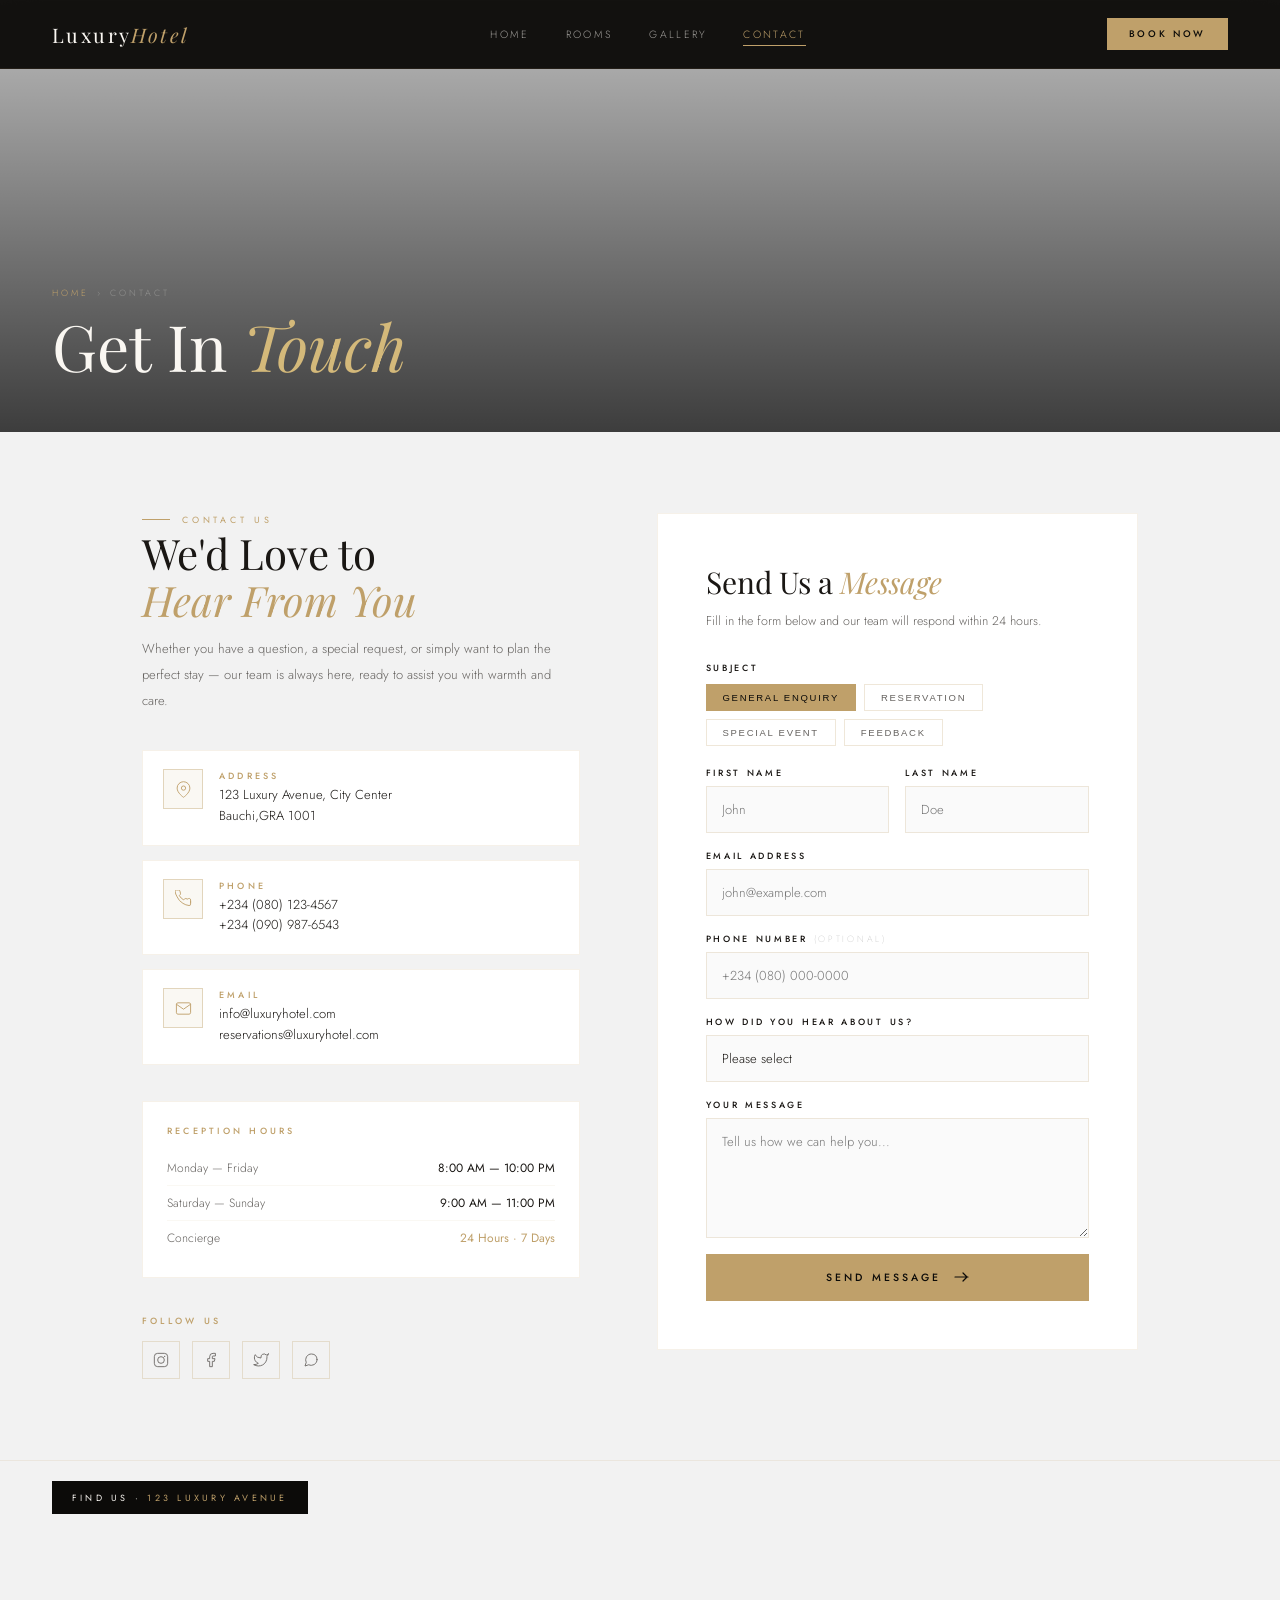
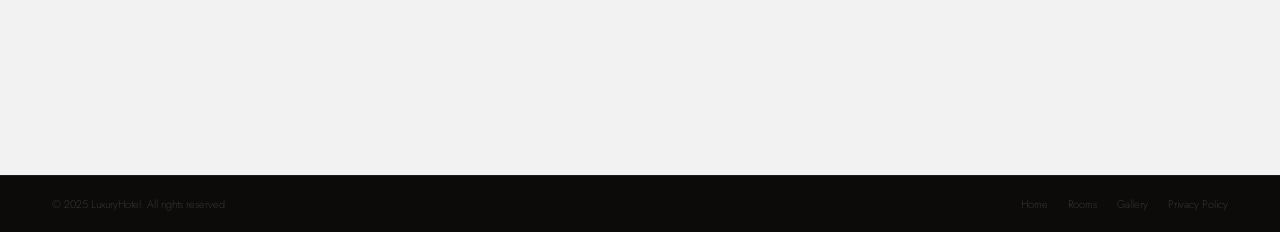
<file: contact.html>
<!DOCTYPE html>
<html lang="en">
<head>
  <meta charset="UTF-8"/>
  <meta name="viewport" content="width=device-width, initial-scale=1.0"/>
  <title>Contact Us — Luxury Hotel</title>
  <link href="https://fonts.googleapis.com/css2?family=Playfair+Display:ital,wght@0,400;0,500;1,400;1,500&family=Jost:wght@200;300;400;500&display=swap" rel="stylesheet"/>
  <style>
    *, *::before, *::after { margin:0; padding:0; box-sizing:border-box; }
    :root {
      --gold:      #BFA06A;
      --gold-b:    #D4B97A;
      --gold-line: rgba(191,160,106,0.40);
      --white:     #FAF7F2;
      --ink:       #0C0B09;
      --light:     #F2F2F2;
      --mid:       #666360;
      --dark-text: #1A1714;
    }
    html, body { font-family:'Jost',sans-serif; background:var(--light); color:var(--dark-text); overflow-x:hidden; }

    /* ── NAV ── */
    .nav {
      position:fixed; top:0; left:0; right:0; z-index:100;
      display:flex; align-items:center; justify-content:space-between;
      padding:18px clamp(20px,6vw,52px);
      background:rgba(12,11,9,0.96); backdrop-filter:blur(18px);
      border-bottom:1px solid rgba(191,160,106,0.10);
    }
    .logo-name { font-family:'Playfair Display',serif; font-size:20px; font-weight:400; letter-spacing:0.12em; color:var(--white); text-decoration:none; }
    .logo-name em { font-style:italic; color:var(--gold); }
    .nav-links { display:flex; align-items:center; gap:clamp(18px,3vw,36px); }
    .nav-links a { font-size:10.5px; font-weight:300; letter-spacing:0.22em; color:rgba(250,247,242,0.60); text-decoration:none; text-transform:uppercase; transition:color 0.3s; position:relative; }
    .nav-links a:hover, .nav-links a.active { color:var(--gold); }
    .nav-links a.active::after { content:''; position:absolute; bottom:-4px; left:0; right:0; height:1px; background:var(--gold); }
    .nav-book { padding:9px 22px; background:var(--gold); color:var(--ink); font-size:9.5px; font-weight:500; letter-spacing:0.28em; text-transform:uppercase; text-decoration:none; transition:background 0.3s; }
    .nav-book:hover { background:var(--gold-b); }
    .hamburger { display:none; flex-direction:column; gap:5px; background:none; border:none; cursor:pointer; padding:4px; }
    .hamburger i { display:block; height:1px; background:var(--white); }
    .hamburger i:nth-child(1) { width:26px; }
    .hamburger i:nth-child(2) { width:18px; }
    .hamburger i:nth-child(3) { width:22px; }

    /* ── PAGE HERO ── */
    .page-hero {
      height:48vh; min-height:300px;
      position:relative; overflow:hidden;
      display:flex; align-items:flex-end;
      padding:0 clamp(20px,6vw,52px) clamp(36px,6vh,52px);
    }
    .page-hero-bg {
      position:absolute; inset:0;
      background:url('https://images.unsplash.com/photo-1520250497591-112f2f40a3f4?w=1400&q=85') center/cover no-repeat;
    }
    .page-hero-overlay { position:absolute; inset:0; background:linear-gradient(to bottom, rgba(0,0,0,0.22) 0%, rgba(0,0,0,0.75) 100%); }
    .page-hero-content { position:relative; z-index:2; }
    .breadcrumb { display:flex; align-items:center; gap:8px; font-size:9px; font-weight:300; letter-spacing:0.32em; color:rgba(250,247,242,0.50); text-transform:uppercase; margin-bottom:12px; }
    .breadcrumb a { color:var(--gold); text-decoration:none; }
    .breadcrumb span { color:rgba(250,247,242,0.30); }
    .page-hero h1 { font-family:'Playfair Display',serif; font-size:clamp(36px,7vw,64px); font-weight:400; color:var(--white); line-height:1.08; }
    .page-hero h1 em { font-style:italic; color:var(--gold-b); }

    /* ── MAIN CONTENT ── */
    .contact-wrap {
      max-width:1100px; margin:0 auto;
      padding:clamp(52px,9vh,90px) clamp(20px,6vw,52px);
      display:grid; grid-template-columns:1fr 1.1fr;
      gap:clamp(36px,6vw,80px);
      align-items:start;
    }

    /* ── LEFT: INFO ── */
    .contact-info { display:flex; flex-direction:column; gap:36px; }

    .info-eyebrow { display:flex; align-items:center; gap:12px; margin-bottom:4px; }
    .e-dash { width:28px; height:1px; background:var(--gold); flex-shrink:0; }
    .info-eyebrow span { font-size:9px; font-weight:400; letter-spacing:0.42em; color:var(--gold); text-transform:uppercase; }

    .info-heading { font-family:'Playfair Display',serif; font-size:clamp(28px,4.5vw,42px); font-weight:400; color:var(--dark-text); line-height:1.12; margin-bottom:12px; }
    .info-heading em { font-style:italic; color:var(--gold); display:block; }
    .info-lead { font-size:13px; font-weight:300; color:var(--mid); line-height:2; }

    /* contact details cards */
    .info-cards { display:flex; flex-direction:column; gap:14px; }
    .info-card {
      display:flex; align-items:flex-start; gap:16px;
      padding:18px 20px; background:#fff;
      border:1px solid rgba(191,160,106,0.15);
      transition:border-color 0.3s, box-shadow 0.3s;
    }
    .info-card:hover { border-color:var(--gold-line); box-shadow:0 6px 24px rgba(191,160,106,0.10); }
    .info-card-icon {
      width:40px; height:40px; flex-shrink:0;
      background:rgba(191,160,106,0.08);
      border:1px solid var(--gold-line);
      display:flex; align-items:center; justify-content:center;
      color:var(--gold);
    }
    .info-card-icon svg { width:17px; height:17px; }
    .info-card-body { display:flex; flex-direction:column; gap:3px; }
    .info-card-label { font-size:9px; font-weight:500; letter-spacing:0.36em; text-transform:uppercase; color:var(--gold); }
    .info-card-val { font-size:13px; font-weight:300; color:var(--dark-text); line-height:1.6; }
    .info-card-val a { color:var(--dark-text); text-decoration:none; transition:color 0.3s; }
    .info-card-val a:hover { color:var(--gold); }

    /* hours table */
    .hours-block { background:#fff; border:1px solid rgba(191,160,106,0.15); padding:22px 24px; }
    .hours-title { font-size:9px; font-weight:500; letter-spacing:0.36em; text-transform:uppercase; color:var(--gold); margin-bottom:14px; }
    .hours-row { display:flex; justify-content:space-between; align-items:center; padding:8px 0; border-bottom:1px solid rgba(191,160,106,0.08); }
    .hours-row:last-child { border-bottom:none; }
    .hours-day { font-size:12px; font-weight:300; color:var(--mid); }
    .hours-time { font-size:12px; font-weight:400; color:var(--dark-text); }
    .hours-time.gold { color:var(--gold); }

    /* social links */
    .social-row { display:flex; gap:12px; }
    .social-link {
      width:38px; height:38px;
      border:1px solid rgba(191,160,106,0.28);
      display:flex; align-items:center; justify-content:center;
      color:var(--mid); text-decoration:none;
      transition:all 0.3s;
    }
    .social-link:hover { border-color:var(--gold); color:var(--gold); }
    .social-link svg { width:16px; height:16px; }

    /* ── RIGHT: FORM ── */
    .contact-form-wrap {
      background:#fff; border:1px solid rgba(191,160,106,0.15);
      padding:clamp(28px,4.5vw,48px);
      opacity:0; transform:translateY(28px);
      transition:opacity 0.9s ease, transform 0.9s ease;
    }
    .contact-form-wrap.visible { opacity:1; transform:translateY(0); }

    .form-head { margin-bottom:28px; }
    .form-head h2 { font-family:'Playfair Display',serif; font-size:clamp(22px,3.2vw,30px); font-weight:400; color:var(--dark-text); }
    .form-head h2 em { font-style:italic; color:var(--gold); }
    .form-head p { font-size:12.5px; font-weight:300; color:var(--mid); line-height:1.8; margin-top:8px; }

    .cform { display:flex; flex-direction:column; gap:16px; }
    .cform-row { display:grid; grid-template-columns:1fr 1fr; gap:16px; }
    .cform-group { display:flex; flex-direction:column; gap:7px; }
    .cform-group label { font-size:9px; font-weight:500; letter-spacing:0.30em; text-transform:uppercase; color:var(--dark-text); }
    .cform-group input,
    .cform-group select,
    .cform-group textarea {
      padding:13px 15px; border:1px solid rgba(191,160,106,0.22);
      background:#FAFAFA; font-family:'Jost',sans-serif;
      font-size:13px; font-weight:300; color:var(--dark-text);
      outline:none; transition:border-color 0.3s, background 0.3s;
      appearance:none; -webkit-appearance:none; width:100%;
    }
    .cform-group input:focus,
    .cform-group select:focus,
    .cform-group textarea:focus { border-color:var(--gold); background:#fff; }
    .cform-group textarea { resize:vertical; min-height:120px; }

    /* subject pills */
    .subject-pills { display:flex; flex-wrap:wrap; gap:8px; }
    .pill {
      padding:7px 16px; border:1px solid rgba(191,160,106,0.25);
      font-size:9.5px; font-weight:400; letter-spacing:0.18em;
      color:var(--mid); text-transform:uppercase; cursor:pointer;
      background:none; transition:all 0.25s;
    }
    .pill.active, .pill:hover { background:var(--gold); border-color:var(--gold); color:var(--ink); }

    /* submit */
    .btn-submit {
      display:flex; align-items:center; justify-content:center; gap:12px;
      width:100%; padding:16px; background:var(--gold); color:var(--ink);
      font-family:'Jost',sans-serif; font-size:10.5px; font-weight:500;
      letter-spacing:0.30em; text-transform:uppercase; border:none; cursor:pointer;
      position:relative; overflow:hidden; transition:color 0.35s;
    }
    .btn-submit::after { content:''; position:absolute; inset:0; background:var(--ink); transform:scaleX(0); transform-origin:left; transition:transform 0.4s cubic-bezier(0.77,0,0.175,1); }
    .btn-submit:hover { color:var(--gold); }
    .btn-submit:hover::after { transform:scaleX(1); }
    .btn-submit span, .btn-submit svg { position:relative; z-index:1; }

    /* success state */
    .form-success {
      display:none; flex-direction:column; align-items:center;
      justify-content:center; gap:16px; text-align:center;
      padding:40px 20px;
    }
    .form-success.show { display:flex; }
    .success-icon {
      width:56px; height:56px; border-radius:50%;
      background:rgba(191,160,106,0.12); border:1px solid var(--gold-line);
      display:flex; align-items:center; justify-content:center;
      color:var(--gold);
    }
    .success-icon svg { width:24px; height:24px; }
    .form-success h3 { font-family:'Playfair Display',serif; font-size:22px; font-weight:400; color:var(--dark-text); }
    .form-success h3 em { font-style:italic; color:var(--gold); }
    .form-success p { font-size:13px; font-weight:300; color:var(--mid); line-height:1.8; }
    .form-success-back { font-size:10px; font-weight:400; letter-spacing:0.28em; text-transform:uppercase; color:var(--gold); cursor:pointer; background:none; border:none; margin-top:8px; transition:opacity 0.3s; }
    .form-success-back:hover { opacity:0.7; }

    /* ── MAP STRIP ── */
    .map-strip {
      width:100%; height:clamp(260px,35vh,400px);
      position:relative; overflow:hidden;
      border-top:1px solid rgba(191,160,106,0.15);
    }
    .map-strip iframe { width:100%; height:100%; border:none; filter:grayscale(30%) contrast(1.05); }
    .map-overlay-label {
      position:absolute; top:20px; left:clamp(20px,6vw,52px);
      background:var(--ink); color:var(--white);
      padding:10px 20px;
      font-size:9px; font-weight:400; letter-spacing:0.36em;
      text-transform:uppercase; pointer-events:none;
    }
    .map-overlay-label span { color:var(--gold); }

    /* ── FOOTER MINI ── */
    .footer-mini {
      background:var(--ink); border-top:1px solid rgba(191,160,106,0.10);
      display:flex; align-items:center; justify-content:space-between;
      flex-wrap:wrap; gap:12px;
      padding:20px clamp(20px,6vw,52px);
    }
    .footer-mini span { font-size:11px; font-weight:200; color:rgba(250,247,242,0.28); }
    .footer-mini-links { display:flex; gap:20px; }
    .footer-mini-links a { font-size:11px; font-weight:200; color:rgba(250,247,242,0.28); text-decoration:none; transition:color 0.3s; }
    .footer-mini-links a:hover { color:var(--gold); }

    /* ── NAV OVERLAY ── */
    .nav-overlay { position:fixed; inset:0; z-index:200; background:rgba(10,9,7,0.97); backdrop-filter:blur(22px); display:flex; flex-direction:column; align-items:center; justify-content:center; gap:4px; transform:translateY(-100%); transition:transform 0.6s cubic-bezier(0.77,0,0.175,1); }
    .nav-overlay.open { transform:translateY(0); }
    .nav-close-btn { position:absolute; top:22px; right:clamp(20px,6vw,52px); background:none; border:none; color:var(--white); font-size:26px; cursor:pointer; transition:color 0.3s; }
    .nav-close-btn:hover { color:var(--gold); }
    .nav-ol { font-family:'Playfair Display',serif; font-size:clamp(26px,6.5vw,44px); font-weight:400; color:rgba(250,247,242,0.78); text-decoration:none; letter-spacing:0.06em; padding:6px 0; transition:color 0.3s; }
    .nav-ol:hover { color:var(--gold); }
    .nav-sep { width:1px; height:16px; background:rgba(191,160,106,0.22); margin:2px 0; }

    /* ── SCROLL REVEAL ── */
    .reveal { opacity:0; transform:translateY(28px); transition:opacity 0.85s ease, transform 0.85s ease; }
    .reveal.visible { opacity:1; transform:translateY(0); }
    .reveal-d1 { transition-delay:0.10s; }
    .reveal-d2 { transition-delay:0.20s; }
    .reveal-d3 { transition-delay:0.30s; }

    /* ── RESPONSIVE ── */
    @media (max-width:860px) {
      .contact-wrap { grid-template-columns:1fr; }
      .nav-links, .nav-book { display:none; }
      .hamburger { display:flex; }
    }
    @media (max-width:480px) {
      .cform-row { grid-template-columns:1fr; }
      .footer-mini { flex-direction:column; text-align:center; }
    }
  </style>
</head>
<body>

  <!-- NAV OVERLAY -->
  <div class="nav-overlay" id="navOverlay">
    <button class="nav-close-btn" onclick="closeMenu()">✕</button>
    <a class="nav-ol" href="index.html">Home</a>
    <div class="nav-sep"></div>
    <a class="nav-ol" href="rooms.html">Rooms</a>
    <div class="nav-sep"></div>
    <a class="nav-ol" href="gallery.html">Gallery</a>
    <div class="nav-sep"></div>
    <a class="nav-ol" href="contact.html">Contact</a>
  </div>

  <!-- NAV -->
  <nav class="nav">
    <a href="index.html" class="logo-name">Luxury<em>Hotel</em></a>
    <div class="nav-links">
      <a href="index.html">Home</a>
      <a href="rooms.html">Rooms</a>
      <a href="gallery.html">Gallery</a>
      <a href="contact.html" class="active">Contact</a>
    </div>
    <a href="rooms.html" class="nav-book">Book Now</a>
    <button class="hamburger" onclick="openMenu()"><i></i><i></i><i></i></button>
  </nav>

  <!-- PAGE HERO -->
  <div class="page-hero">
    <div class="page-hero-bg"></div>
    <div class="page-hero-overlay"></div>
    <div class="page-hero-content">
      <div class="breadcrumb">
        <a href="index.html">Home</a>
        <span>›</span>
        <span>Contact</span>
      </div>
      <h1>Get In <em>Touch</em></h1>
    </div>
  </div>

  <!-- MAIN CONTENT -->
  <div class="contact-wrap">

    <!-- LEFT — INFO -->
    <div class="contact-info">

      <div class="reveal">
        <div class="info-eyebrow"><div class="e-dash"></div><span>Contact Us</span></div>
        <h2 class="info-heading">We'd Love to<br><em>Hear From You</em></h2>
        <p class="info-lead">Whether you have a question, a special request, or simply want to plan the perfect stay — our team is always here, ready to assist you with warmth and care.</p>
      </div>

      <!-- contact cards -->
      <div class="info-cards reveal reveal-d1">
        <div class="info-card">
          <div class="info-card-icon">
            <svg viewBox="0 0 24 24" fill="none"><path d="M21 10c0 7-9 13-9 13s-9-6-9-13a9 9 0 0118 0z" stroke="currentColor" stroke-width="1.3"/><circle cx="12" cy="10" r="3" stroke="currentColor" stroke-width="1.3"/></svg>
          </div>
          <div class="info-card-body">
            <span class="info-card-label">Address</span>
            <span class="info-card-val">123 Luxury Avenue, City Center<br>Bauchi,GRA 1001</span>
          </div>
        </div>
        <div class="info-card">
          <div class="info-card-icon">
            <svg viewBox="0 0 24 24" fill="none"><path d="M22 16.92v3a2 2 0 01-2.18 2 19.79 19.79 0 01-8.63-3.07A19.5 19.5 0 013.07 9.8 19.79 19.79 0 01.01 1.19 2 2 0 012 0h3a2 2 0 012 1.72c.127.96.361 1.903.7 2.81a2 2 0 01-.45 2.11L6.09 7.91a16 16 0 006 6l1.27-1.27a2 2 0 012.11-.45c.907.339 1.85.573 2.81.7A2 2 0 0122 14v2.92z" stroke="currentColor" stroke-width="1.3" stroke-linecap="round"/></svg>
          </div>
          <div class="info-card-body">
            <span class="info-card-label">Phone</span>
            <span class="info-card-val">
              <a href="tel:+18001234567">+234 (080) 123-4567</a><br>
              <a href="tel:+18009876543">+234 (090) 987-6543</a>
            </span>
          </div>
        </div>
        <div class="info-card">
          <div class="info-card-icon">
            <svg viewBox="0 0 24 24" fill="none"><path d="M4 4h16c1.1 0 2 .9 2 2v12c0 1.1-.9 2-2 2H4c-1.1 0-2-.9-2-2V6c0-1.1.9-2 2-2z" stroke="currentColor" stroke-width="1.3"/><path d="M22 6l-10 7L2 6" stroke="currentColor" stroke-width="1.3" stroke-linecap="round"/></svg>
          </div>
          <div class="info-card-body">
            <span class="info-card-label">Email</span>
            <span class="info-card-val">
              <a href="mailto:info@luxuryhotel.com">info@luxuryhotel.com</a><br>
              <a href="mailto:reservations@luxuryhotel.com">reservations@luxuryhotel.com</a>
            </span>
          </div>
        </div>
      </div>

      <!-- hours -->
      <div class="hours-block reveal reveal-d2">
        <div class="hours-title">Reception Hours</div>
        <div class="hours-row">
          <span class="hours-day">Monday — Friday</span>
          <span class="hours-time">8:00 AM — 10:00 PM</span>
        </div>
        <div class="hours-row">
          <span class="hours-day">Saturday — Sunday</span>
          <span class="hours-time">9:00 AM — 11:00 PM</span>
        </div>
        <div class="hours-row">
          <span class="hours-day">Concierge</span>
          <span class="hours-time gold">24 Hours · 7 Days</span>
        </div>
      </div>

      <!-- social -->
      <div class="reveal reveal-d3">
        <div style="font-size:9px;font-weight:500;letter-spacing:0.36em;text-transform:uppercase;color:var(--gold);margin-bottom:14px;">Follow Us</div>
        <div class="social-row">
          <a href="#" class="social-link" aria-label="Instagram">
            <svg viewBox="0 0 24 24" fill="none"><rect x="2" y="2" width="20" height="20" rx="5" stroke="currentColor" stroke-width="1.3"/><circle cx="12" cy="12" r="5" stroke="currentColor" stroke-width="1.3"/><circle cx="17.5" cy="6.5" r="1" fill="currentColor"/></svg>
          </a>
          <a href="#" class="social-link" aria-label="Facebook">
            <svg viewBox="0 0 24 24" fill="none"><path d="M18 2h-3a5 5 0 00-5 5v3H7v4h3v8h4v-8h3l1-4h-4V7a1 1 0 011-1h3z" stroke="currentColor" stroke-width="1.3" stroke-linecap="round" stroke-linejoin="round"/></svg>
          </a>
          <a href="#" class="social-link" aria-label="Twitter">
            <svg viewBox="0 0 24 24" fill="none"><path d="M23 3a10.9 10.9 0 01-3.14 1.53A4.48 4.48 0 0012 8v1A10.66 10.66 0 013 4s-4 9 5 13a11.64 11.64 0 01-7 2c9 5 20 0 20-11.5a4.5 4.5 0 00-.08-.83A7.72 7.72 0 0023 3z" stroke="currentColor" stroke-width="1.3" stroke-linecap="round" stroke-linejoin="round"/></svg>
          </a>
          <a href="#" class="social-link" aria-label="WhatsApp">
            <svg viewBox="0 0 24 24" fill="none"><path d="M21 11.5a8.38 8.38 0 01-.9 3.8 8.5 8.5 0 01-7.6 4.7 8.38 8.38 0 01-3.8-.9L3 21l1.9-5.7a8.38 8.38 0 01-.9-3.8 8.5 8.5 0 014.7-7.6 8.38 8.38 0 013.8-.9h.5a8.48 8.48 0 018 8v.5z" stroke="currentColor" stroke-width="1.3" stroke-linecap="round" stroke-linejoin="round"/></svg>
          </a>
        </div>
      </div>

    </div>

<!-- RIGHT — FORM -->
    <div class="contact-form-wrap" id="formWrap">

      <!-- success screen -->
      <div class="form-success" id="formSuccess">
        <div class="success-icon">
          <svg viewBox="0 0 24 24" fill="none"><path d="M20 6L9 17l-5-5" stroke="currentColor" stroke-width="1.5" stroke-linecap="round" stroke-linejoin="round"/></svg>
        </div>
        <h3>Message <em>Sent!</em></h3>
        <p>Thank you for reaching out. Our team will get back to you within 24 hours.</p>
        <button class="form-success-back" onclick="resetForm()">← Send Another Message</button>
      </div>

      <!-- form -->
      <div id="formContent">
        <div class="form-head">
          <h2>Send Us a <em>Message</em></h2>
          <p>Fill in the form below and our team will respond within 24 hours.</p>
        </div>

        <!-- subject pills -->
        <div style="margin-bottom:20px;">
          <div style="font-size:9px;font-weight:500;letter-spacing:0.30em;text-transform:uppercase;color:var(--dark-text);margin-bottom:10px;">Subject</div>
          <div class="subject-pills">
            <button class="pill active" onclick="selectPill(this)">General Enquiry</button>
            <button class="pill" onclick="selectPill(this)">Reservation</button>
            <button class="pill" onclick="selectPill(this)">Special Event</button>
            <button class="pill" onclick="selectPill(this)">Feedback</button>
          </div>
        </div>

        <form class="cform" onsubmit="submitContact(event)">
          <div class="cform-row">
            <div class="cform-group">
              <label>First Name</label>
              <input type="text" placeholder="John" required/>
            </div>
            <div class="cform-group">
              <label>Last Name</label>
              <input type="text" placeholder="Doe" required/>
            </div>
          </div>
          <div class="cform-group">
            <label>Email Address</label>
            <input type="email" placeholder="john@example.com" required/>
          </div>
          <div class="cform-group">
            <label>Phone Number <span style="font-weight:200;color:#bbb;">(optional)</span></label>
            <input type="tel" placeholder="+234 (080) 000-0000"/>
          </div>
          <div class="cform-group">
            <label>How did you hear about us?</label>
            <select>
              <option value="">Please select</option>
              <option>Google Search</option>
              <option>Social Media</option>
              <option>Friend / Family</option>
              <option>Travel Agency</option>
              <option>Returning Guest</option>
            </select>
          </div>
          <div class="cform-group">
            <label>Your Message</label>
            <textarea placeholder="Tell us how we can help you..." required></textarea>
          </div>
          <button type="submit" class="btn-submit">
            <span>Send Message</span>
            <svg width="15" height="10" viewBox="0 0 15 10" fill="none"><path d="M1 5h13M9 1l4 4-4 4" stroke="currentColor" stroke-width="1.2" stroke-linecap="round" stroke-linejoin="round"/></svg>
          </button>
        </form>
      </div>

    </div>
  </div>

  <!-- MAP STRIP -->
  <div class="map-strip">
    <iframe
      src="https://www.google.com/maps?q=Destination%20Hotel%20Bauchi&output=embed""
      allowfullscreen="" loading="lazy" referrerpolicy="no-referrer-when-downgrade" title="GRA Bauchi">
    </iframe>
    <div class="map-overlay-label">Find Us · <span>123 Luxury Avenue</span></div>
  </div>

  <!-- FOOTER MINI -->
  <footer class="footer-mini">
    <span>© 2025 LuxuryHotel. All rights reserved.</span>
    <div class="footer-mini-links">
      <a href="index.html">Home</a>
      <a href="rooms.html">Rooms</a>
      <a href="gallery.html">Gallery</a>
      <a href="#">Privacy Policy</a>
    </div>
  </footer>

  <script>
    /* scroll reveal */
    const obs = new IntersectionObserver(entries => {
      entries.forEach(e => { if(e.isIntersecting){ e.target.classList.add('visible'); obs.unobserve(e.target); } });
    }, { threshold:0.1 });
    document.querySelectorAll('.reveal, .contact-form-wrap').forEach(el => obs.observe(el));

    /* subject pill select */
    function selectPill(btn) {
      document.querySelectorAll('.pill').forEach(p => p.classList.remove('active'));
      btn.classList.add('active');
    }

    /* form submit */
    function submitContact(e) {
      e.preventDefault();
      const btn = e.target.querySelector('.btn-submit span');
      btn.textContent = 'Sending...';
      setTimeout(() => {
        document.getElementById('formContent').style.display = 'none';
        document.getElementById('formSuccess').classList.add('show');
      }, 1000);
    }

    function resetForm() {
      document.getElementById('formContent').style.display = 'block';
      document.getElementById('formSuccess').classList.remove('show');
      document.querySelector('.cform').reset();
      document.querySelectorAll('.pill').forEach((p,i) => p.classList.toggle('active', i===0));
    }

    /* nav */
    function openMenu()  { document.getElementById('navOverlay').classList.add('open'); }
    function closeMenu() { document.getElementById('navOverlay').classList.remove('open'); }
  </script>

</body>
</html>
</file>
